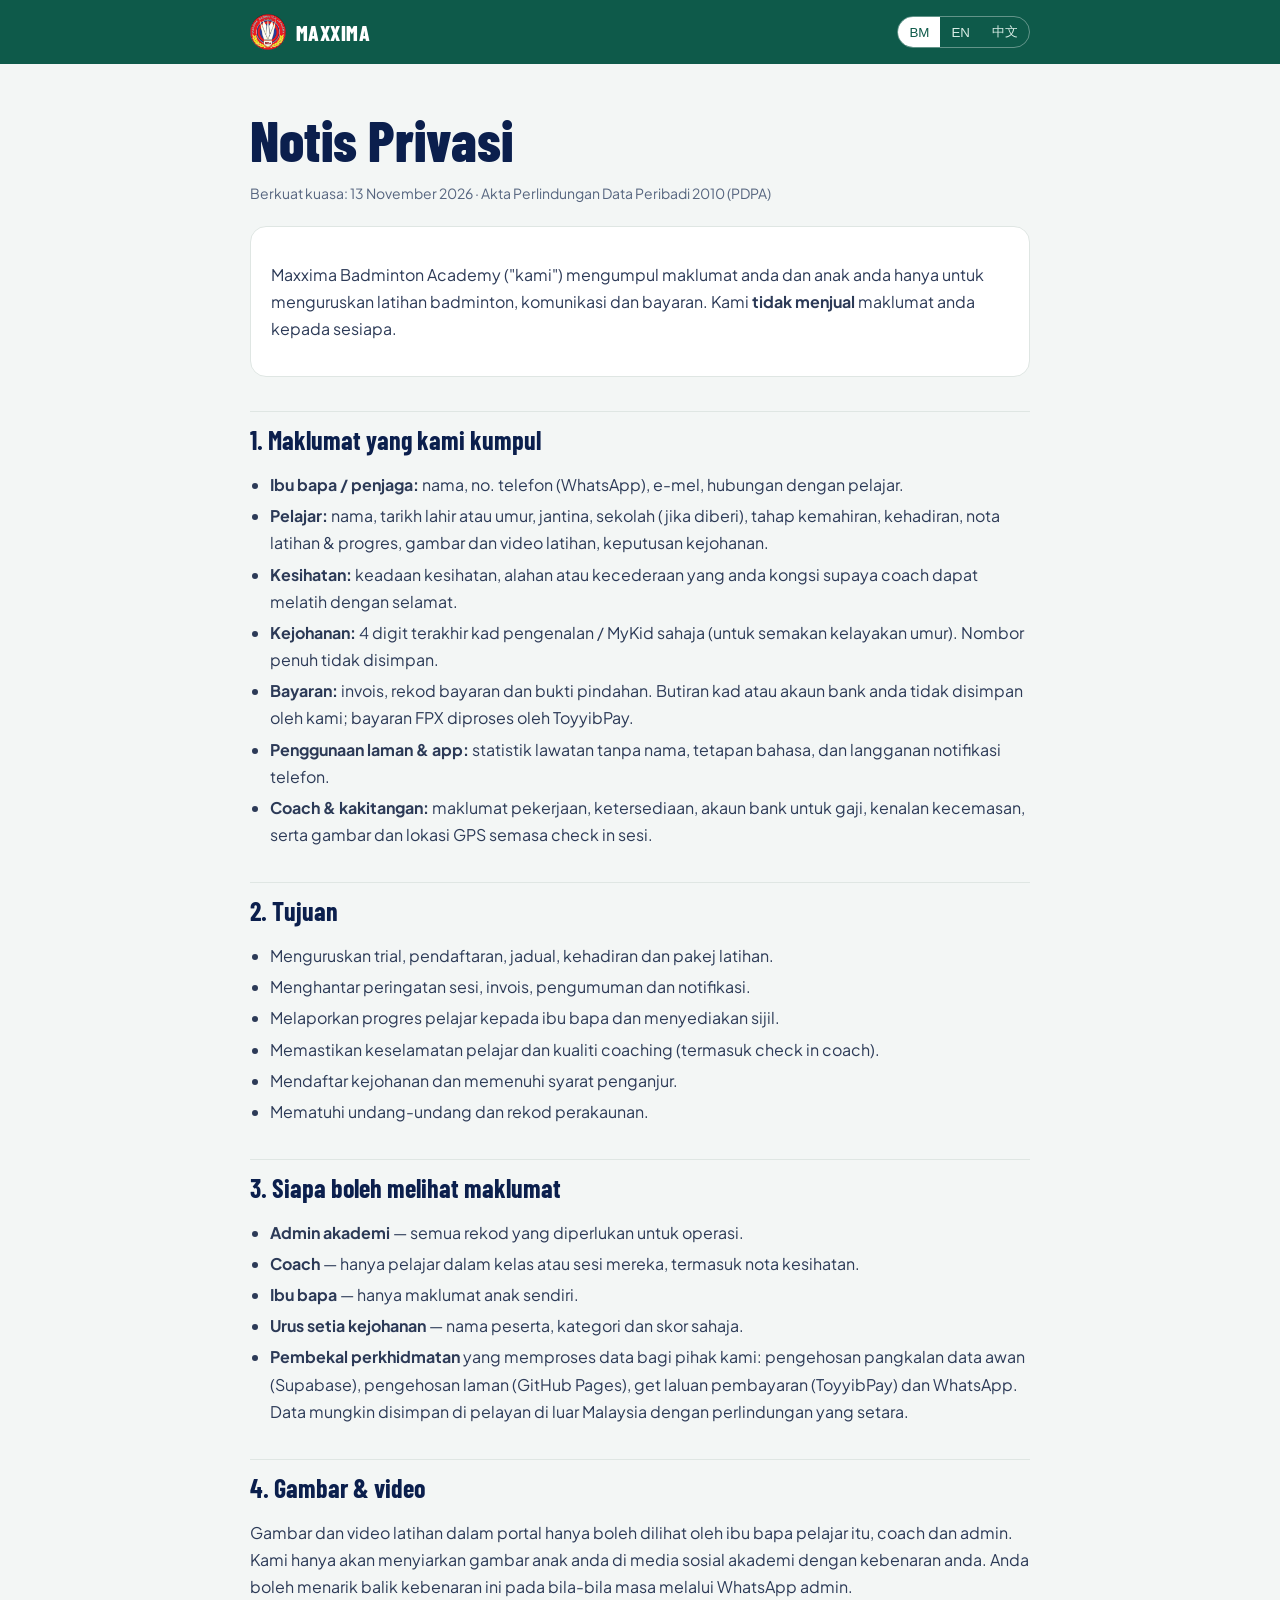
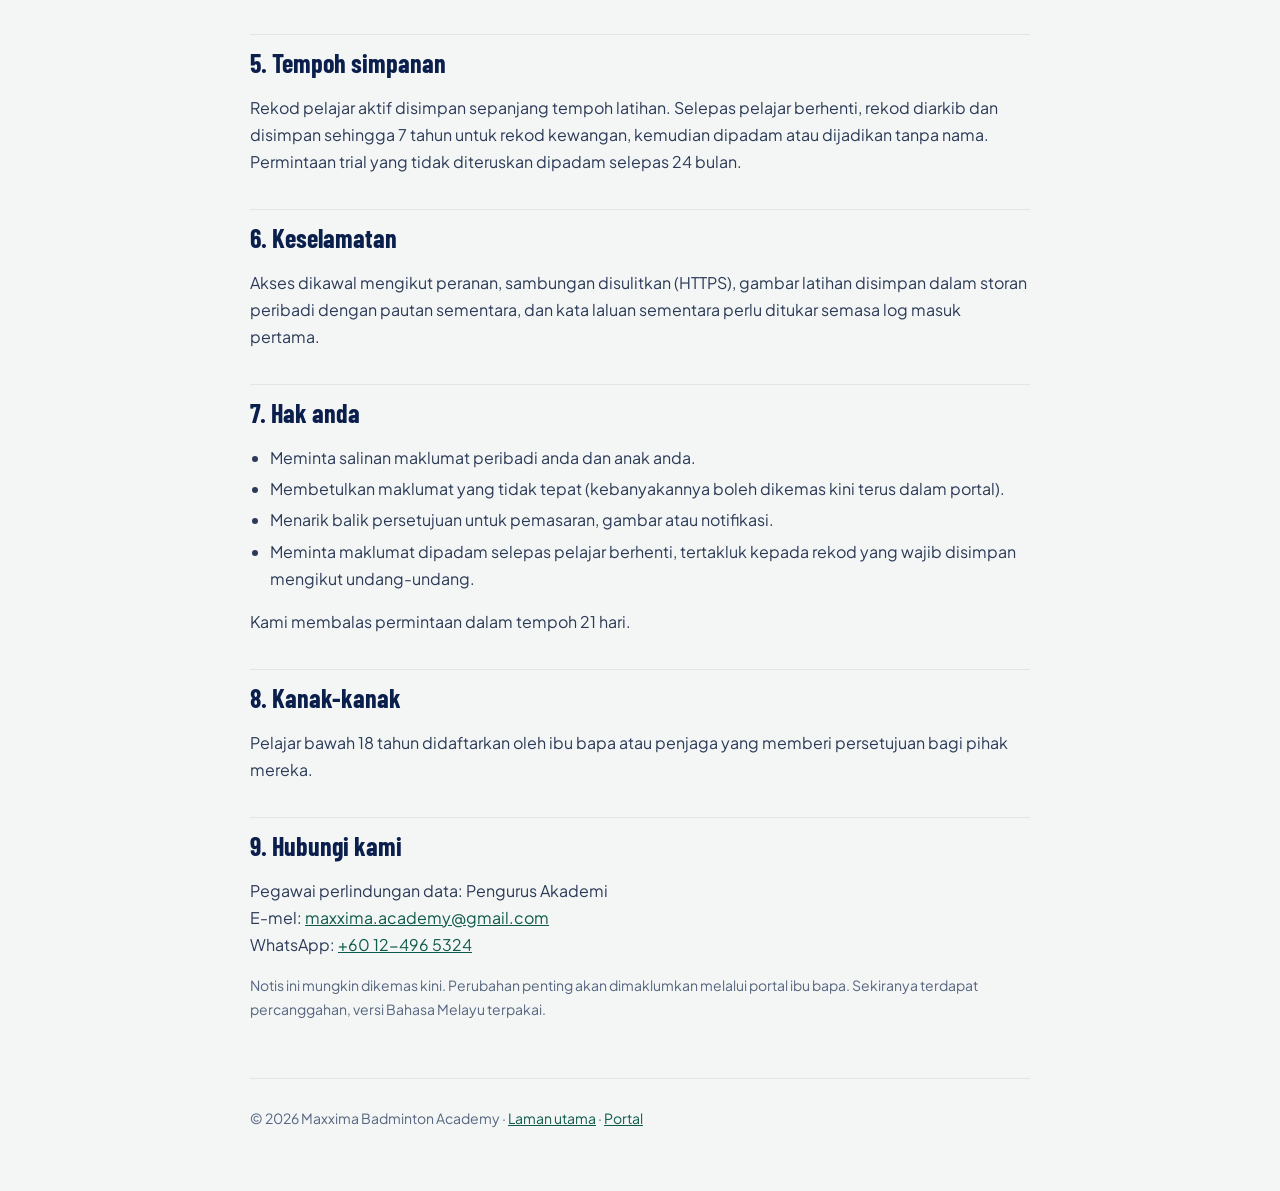
<file: privacy.html>
<!DOCTYPE html>
<html lang="ms">
<head>
<meta charset="UTF-8">
<meta name="viewport" content="width=device-width, initial-scale=1">
<meta name="theme-color" content="#0E5A4A">
<title>Notis Privasi — Maxxima Badminton Academy</title>
<meta name="description" content="Notis privasi Maxxima Badminton Academy di bawah Akta Perlindungan Data Peribadi 2010 (PDPA).">
<link rel="icon" type="image/png" href="assets/favicon.png">
<link rel="preconnect" href="https://fonts.googleapis.com"><link rel="preconnect" href="https://fonts.gstatic.com" crossorigin>
<link href="https://fonts.googleapis.com/css2?family=Barlow+Condensed:wght@700;800&family=Plus+Jakarta+Sans:wght@400;600;700&display=swap" rel="stylesheet">
<style>
:root{--court:#0E5A4A;--navy:#0B1F4D;--bg:#F3F6F5;--muted:#56657f;--rule:#dfe6e3}
*{box-sizing:border-box}body{margin:0;background:var(--bg);color:var(--navy);font:16px/1.7 'Plus Jakarta Sans',system-ui,'PingFang SC','Microsoft YaHei',sans-serif}
a{color:var(--court)}:focus-visible{outline:3px solid #FFCF33;outline-offset:2px}
header{background:var(--court);color:#fff}
header .w{display:flex;align-items:center;gap:12px;height:64px}
header a.b{display:flex;align-items:center;gap:10px;color:#fff;text-decoration:none;font:800 21px 'Barlow Condensed',sans-serif;letter-spacing:.02em}
header img{width:36px;height:36px}
.w{max-width:820px;margin:0 auto;padding:0 20px}
.lang{margin-left:auto;display:flex;border:1px solid rgba(255,255,255,.35);border-radius:999px;overflow:hidden}
.lang button{border:0;background:none;color:#d8ece5;padding:6px 11px;font:700 12.5px inherit;cursor:pointer}.lang button[aria-pressed=true]{background:#fff;color:var(--court)}
h1{font:800 clamp(38px,6vw,56px)/1 'Barlow Condensed',sans-serif;margin:48px 0 8px}
h2{font:700 26px/1.1 'Barlow Condensed',sans-serif;margin:34px 0 8px;padding-top:14px;border-top:1px solid var(--rule)}
p,li{color:#2c3a57}ul{padding-left:20px}li{margin:4px 0}
.meta{color:var(--muted);font-size:14px}
.box{background:#fff;border:1px solid var(--rule);border-radius:16px;padding:18px 20px;margin-top:20px}
footer{margin:56px 0 0;padding:28px 0 60px;border-top:1px solid var(--rule);font-size:14px;color:var(--muted)}
[data-l]{display:none}[data-l].on{display:block}
</style>
</head>
<body>
<header><div class="w"><a class="b" href="home.html"><img src="assets/logo.png" alt="">MAXXIMA</a>
  <div class="lang" role="group" aria-label="Bahasa"><button data-set="ms" aria-pressed="true">BM</button><button data-set="en" aria-pressed="false">EN</button><button data-set="zh" aria-pressed="false">中文</button></div></div></header>

<main class="w">
<!-- ======================= BAHASA MELAYU ======================= -->
<article data-l="ms" class="on" lang="ms">
<h1>Notis Privasi</h1>
<p class="meta">Berkuat kuasa: 13 November 2026 · Akta Perlindungan Data Peribadi 2010 (PDPA)</p>
<div class="box"><p>Maxxima Badminton Academy ("kami") mengumpul maklumat anda dan anak anda hanya untuk menguruskan latihan badminton, komunikasi dan bayaran. Kami <b>tidak menjual</b> maklumat anda kepada sesiapa.</p></div>

<h2>1. Maklumat yang kami kumpul</h2>
<ul>
<li><b>Ibu bapa / penjaga:</b> nama, no. telefon (WhatsApp), e-mel, hubungan dengan pelajar.</li>
<li><b>Pelajar:</b> nama, tarikh lahir atau umur, jantina, sekolah (jika diberi), tahap kemahiran, kehadiran, nota latihan & progres, gambar dan video latihan, keputusan kejohanan.</li>
<li><b>Kesihatan:</b> keadaan kesihatan, alahan atau kecederaan yang anda kongsi supaya coach dapat melatih dengan selamat.</li>
<li><b>Kejohanan:</b> 4 digit terakhir kad pengenalan / MyKid sahaja (untuk semakan kelayakan umur). Nombor penuh tidak disimpan.</li>
<li><b>Bayaran:</b> invois, rekod bayaran dan bukti pindahan. Butiran kad atau akaun bank anda tidak disimpan oleh kami; bayaran FPX diproses oleh ToyyibPay.</li>
<li><b>Penggunaan laman & app:</b> statistik lawatan tanpa nama, tetapan bahasa, dan langganan notifikasi telefon.</li>
<li><b>Coach & kakitangan:</b> maklumat pekerjaan, ketersediaan, akaun bank untuk gaji, kenalan kecemasan, serta gambar dan lokasi GPS semasa check in sesi.</li>
</ul>

<h2>2. Tujuan</h2>
<ul>
<li>Menguruskan trial, pendaftaran, jadual, kehadiran dan pakej latihan.</li>
<li>Menghantar peringatan sesi, invois, pengumuman dan notifikasi.</li>
<li>Melaporkan progres pelajar kepada ibu bapa dan menyediakan sijil.</li>
<li>Memastikan keselamatan pelajar dan kualiti coaching (termasuk check in coach).</li>
<li>Mendaftar kejohanan dan memenuhi syarat penganjur.</li>
<li>Mematuhi undang-undang dan rekod perakaunan.</li>
</ul>

<h2>3. Siapa boleh melihat maklumat</h2>
<ul>
<li><b>Admin akademi</b> — semua rekod yang diperlukan untuk operasi.</li>
<li><b>Coach</b> — hanya pelajar dalam kelas atau sesi mereka, termasuk nota kesihatan.</li>
<li><b>Ibu bapa</b> — hanya maklumat anak sendiri.</li>
<li><b>Urus setia kejohanan</b> — nama peserta, kategori dan skor sahaja.</li>
<li><b>Pembekal perkhidmatan</b> yang memproses data bagi pihak kami: pengehosan pangkalan data awan (Supabase), pengehosan laman (GitHub Pages), get laluan pembayaran (ToyyibPay) dan WhatsApp. Data mungkin disimpan di pelayan di luar Malaysia dengan perlindungan yang setara.</li>
</ul>

<h2>4. Gambar & video</h2>
<p>Gambar dan video latihan dalam portal hanya boleh dilihat oleh ibu bapa pelajar itu, coach dan admin. Kami hanya akan menyiarkan gambar anak anda di media sosial akademi dengan kebenaran anda. Anda boleh menarik balik kebenaran ini pada bila-bila masa melalui WhatsApp admin.</p>

<h2>5. Tempoh simpanan</h2>
<p>Rekod pelajar aktif disimpan sepanjang tempoh latihan. Selepas pelajar berhenti, rekod diarkib dan disimpan sehingga 7 tahun untuk rekod kewangan, kemudian dipadam atau dijadikan tanpa nama. Permintaan trial yang tidak diteruskan dipadam selepas 24 bulan.</p>

<h2>6. Keselamatan</h2>
<p>Akses dikawal mengikut peranan, sambungan disulitkan (HTTPS), gambar latihan disimpan dalam storan peribadi dengan pautan sementara, dan kata laluan sementara perlu ditukar semasa log masuk pertama.</p>

<h2>7. Hak anda</h2>
<ul>
<li>Meminta salinan maklumat peribadi anda dan anak anda.</li>
<li>Membetulkan maklumat yang tidak tepat (kebanyakannya boleh dikemas kini terus dalam portal).</li>
<li>Menarik balik persetujuan untuk pemasaran, gambar atau notifikasi.</li>
<li>Meminta maklumat dipadam selepas pelajar berhenti, tertakluk kepada rekod yang wajib disimpan mengikut undang-undang.</li>
</ul>
<p>Kami membalas permintaan dalam tempoh 21 hari.</p>

<h2>8. Kanak-kanak</h2>
<p>Pelajar bawah 18 tahun didaftarkan oleh ibu bapa atau penjaga yang memberi persetujuan bagi pihak mereka.</p>

<h2>9. Hubungi kami</h2>
<p>Pegawai perlindungan data: Pengurus Akademi<br>E-mel: <a href="mailto:maxxima.academy@gmail.com">maxxima.academy@gmail.com</a><br>WhatsApp: <a href="https://wa.me/60124965324">+60 12-496 5324</a></p>
<p class="meta">Notis ini mungkin dikemas kini. Perubahan penting akan dimaklumkan melalui portal ibu bapa. Sekiranya terdapat percanggahan, versi Bahasa Melayu terpakai.</p>
</article>

<!-- ======================= ENGLISH ======================= -->
<article data-l="en" lang="en">
<h1>Privacy Notice</h1>
<p class="meta">Effective: 13 November 2026 · Personal Data Protection Act 2010 (PDPA)</p>
<div class="box"><p>Maxxima Badminton Academy ("we") collects your and your child's information only to manage badminton training, communication and payments. We <b>never sell</b> your information.</p></div>
<h2>1. Information we collect</h2>
<ul>
<li><b>Parents / guardians:</b> name, phone (WhatsApp), email, relationship to the student.</li>
<li><b>Students:</b> name, date of birth or age, gender, school (if given), skill level, attendance, training notes & progress, training photos and videos, tournament results.</li>
<li><b>Health:</b> conditions, allergies or injuries you share so coaches can train safely.</li>
<li><b>Tournaments:</b> only the last 4 digits of the IC / MyKid (for age eligibility). The full number is not stored.</li>
<li><b>Payments:</b> invoices, payment records and transfer proofs. We do not store card or bank account details; FPX payments are processed by ToyyibPay.</li>
<li><b>Website & app use:</b> anonymous visit statistics, language settings and phone notification subscriptions.</li>
<li><b>Coaches & staff:</b> employment details, availability, bank account for salary, emergency contact, and photo and GPS location at session check-in.</li>
</ul>
<h2>2. Purposes</h2>
<ul><li>Managing trials, registration, schedules, attendance and packages.</li><li>Sending session reminders, invoices, announcements and notifications.</li><li>Reporting student progress to parents and issuing certificates.</li><li>Student safety and coaching quality (including coach check-in).</li><li>Tournament registration and organiser requirements.</li><li>Legal and accounting obligations.</li></ul>
<h2>3. Who can see the information</h2>
<ul><li><b>Academy admin</b> — records needed for operations.</li><li><b>Coaches</b> — only students in their classes or sessions, including health notes.</li><li><b>Parents</b> — only their own child's information.</li><li><b>Tournament officials</b> — participant names, categories and scores only.</li>
<li><b>Service providers</b> processing data on our behalf: cloud database hosting (Supabase), website hosting (GitHub Pages), payment gateway (ToyyibPay) and WhatsApp. Data may be stored on servers outside Malaysia with equivalent protection.</li></ul>
<h2>4. Photos & videos</h2>
<p>Training photos and videos in the portal are visible only to that student's parents, coaches and admin. We only post your child's photos on academy social media with your permission, which you can withdraw at any time via WhatsApp.</p>
<h2>5. Retention</h2>
<p>Active student records are kept while training continues. After a student leaves, records are archived and kept up to 7 years for financial records, then deleted or anonymised. Trial requests that do not proceed are deleted after 24 months.</p>
<h2>6. Security</h2>
<p>Role-based access, encrypted connections (HTTPS), private storage with temporary links for training photos, and temporary passwords that must be changed at first login.</p>
<h2>7. Your rights</h2>
<ul><li>Request a copy of your and your child's personal data.</li><li>Correct inaccurate data (most of it can be updated directly in the portal).</li><li>Withdraw consent for marketing, photos or notifications.</li><li>Request deletion after a student leaves, subject to records we must keep by law.</li></ul>
<p>We respond to requests within 21 days.</p>
<h2>8. Children</h2>
<p>Students under 18 are registered by a parent or guardian who consents on their behalf.</p>
<h2>9. Contact</h2>
<p>Data protection officer: Academy Manager<br>Email: <a href="mailto:maxxima.academy@gmail.com">maxxima.academy@gmail.com</a><br>WhatsApp: <a href="https://wa.me/60124965324">+60 12-496 5324</a></p>
<p class="meta">This notice may be updated. Important changes will be announced in the parent portal. If there is any inconsistency, the Malay version prevails.</p>
</article>

<!-- ======================= 中文 ======================= -->
<article data-l="zh" lang="zh">
<h1>隐私声明</h1>
<p class="meta">生效日期：2026年11月13日 · 《2010年个人资料保护法令》(PDPA)</p>
<div class="box"><p>Maxxima Badminton Academy（“我们”）收集您和孩子的资料，仅用于管理羽球训练、沟通与付款。我们<b>绝不出售</b>您的资料。</p></div>
<h2>1. 我们收集的资料</h2>
<ul><li><b>家长/监护人：</b>姓名、电话（WhatsApp）、电邮、与学员的关系。</li><li><b>学员：</b>姓名、出生日期或年龄、性别、学校（如提供）、程度、出席记录、训练笔记与进度、训练照片与视频、比赛成绩。</li>
<li><b>健康：</b>您提供的健康状况、过敏或伤患，以便教练安全训练。</li><li><b>比赛：</b>仅保存身份证/MyKid 最后4位数字（核对年龄资格），不保存完整号码。</li>
<li><b>付款：</b>发票、付款记录与转账凭证。我们不保存银行卡或银行账户资料；FPX 付款由 ToyyibPay 处理。</li><li><b>网站与应用：</b>匿名访问统计、语言设置及手机通知订阅。</li>
<li><b>教练与职员：</b>工作资料、可上课时间、薪资银行账户、紧急联系人，以及签到时的照片与 GPS 位置。</li></ul>
<h2>2. 用途</h2>
<ul><li>管理试课、报名、课表、出席与配套。</li><li>发送课程提醒、发票、公告与通知。</li><li>向家长报告学员进度并颁发证书。</li><li>保障学员安全与教学质量（包括教练签到）。</li><li>比赛报名及符合主办方要求。</li><li>履行法律与会计义务。</li></ul>
<h2>3. 谁可以查看资料</h2>
<ul><li><b>学院管理员</b>——运营所需记录。</li><li><b>教练</b>——仅限其课程中的学员，包括健康备注。</li><li><b>家长</b>——仅限自己孩子的资料。</li><li><b>赛事工作人员</b>——仅限参赛者姓名、组别与比分。</li>
<li><b>服务供应商</b>：云数据库（Supabase）、网站托管（GitHub Pages）、支付网关（ToyyibPay）及 WhatsApp。资料可能储存在马来西亚境外具同等保护的服务器。</li></ul>
<h2>4. 照片与视频</h2>
<p>门户中的训练照片与视频仅限该学员家长、教练及管理员查看。只有在您同意下，我们才会在学院社交媒体发布孩子照片；您可随时通过 WhatsApp 撤回同意。</p>
<h2>5. 保存期限</h2>
<p>学员在训期间保存记录。学员离开后记录将归档，财务记录最多保存7年，之后删除或匿名化。未继续的试课申请于24个月后删除。</p>
<h2>6. 安全</h2>
<p>按角色控制访问、加密连接（HTTPS）、训练照片私密储存并使用临时链接，临时密码须在首次登录时更改。</p>
<h2>7. 您的权利</h2>
<ul><li>索取您与孩子个人资料的副本。</li><li>更正不准确的资料（大部分可在门户直接更新）。</li><li>撤回对营销、照片或通知的同意。</li><li>学员离开后要求删除资料（法律规定须保存的记录除外）。</li></ul>
<p>我们会在21天内回复。</p>
<h2>8. 儿童</h2><p>18岁以下学员由家长或监护人代为报名并给予同意。</p>
<h2>9. 联系我们</h2>
<p>资料保护负责人：学院经理<br>电邮：<a href="mailto:maxxima.academy@gmail.com">maxxima.academy@gmail.com</a><br>WhatsApp：<a href="https://wa.me/60124965324">+60 12-496 5324</a></p>
<p class="meta">本声明可能更新，重要变更将在家长门户公布。如有歧义，以马来文版本为准。</p>
</article>

<footer>© 2026 Maxxima Badminton Academy · <a href="home.html">Laman utama</a> · <a href="index.html">Portal</a></footer>
</main>
<script>
(function () {
  var set = function (l) {
    document.querySelectorAll('[data-l]').forEach(function (a) { a.classList.toggle('on', a.dataset.l === l); });
    document.querySelectorAll('[data-set]').forEach(function (b) { b.setAttribute('aria-pressed', b.dataset.set === l); });
    document.documentElement.lang = l; try { localStorage.setItem('mx_site_lang', l); } catch (e) {}
  };
  document.querySelectorAll('[data-set]').forEach(function (b) { b.onclick = function () { set(b.dataset.set); }; });
  var q = new URLSearchParams(location.search).get('lang'), s = null; try { s = localStorage.getItem('mx_site_lang'); } catch (e) {}
  set(['ms', 'en', 'zh'].indexOf(q || s) >= 0 ? (q || s) : 'ms');
})();
</script>
</body>
</html>
</file>
